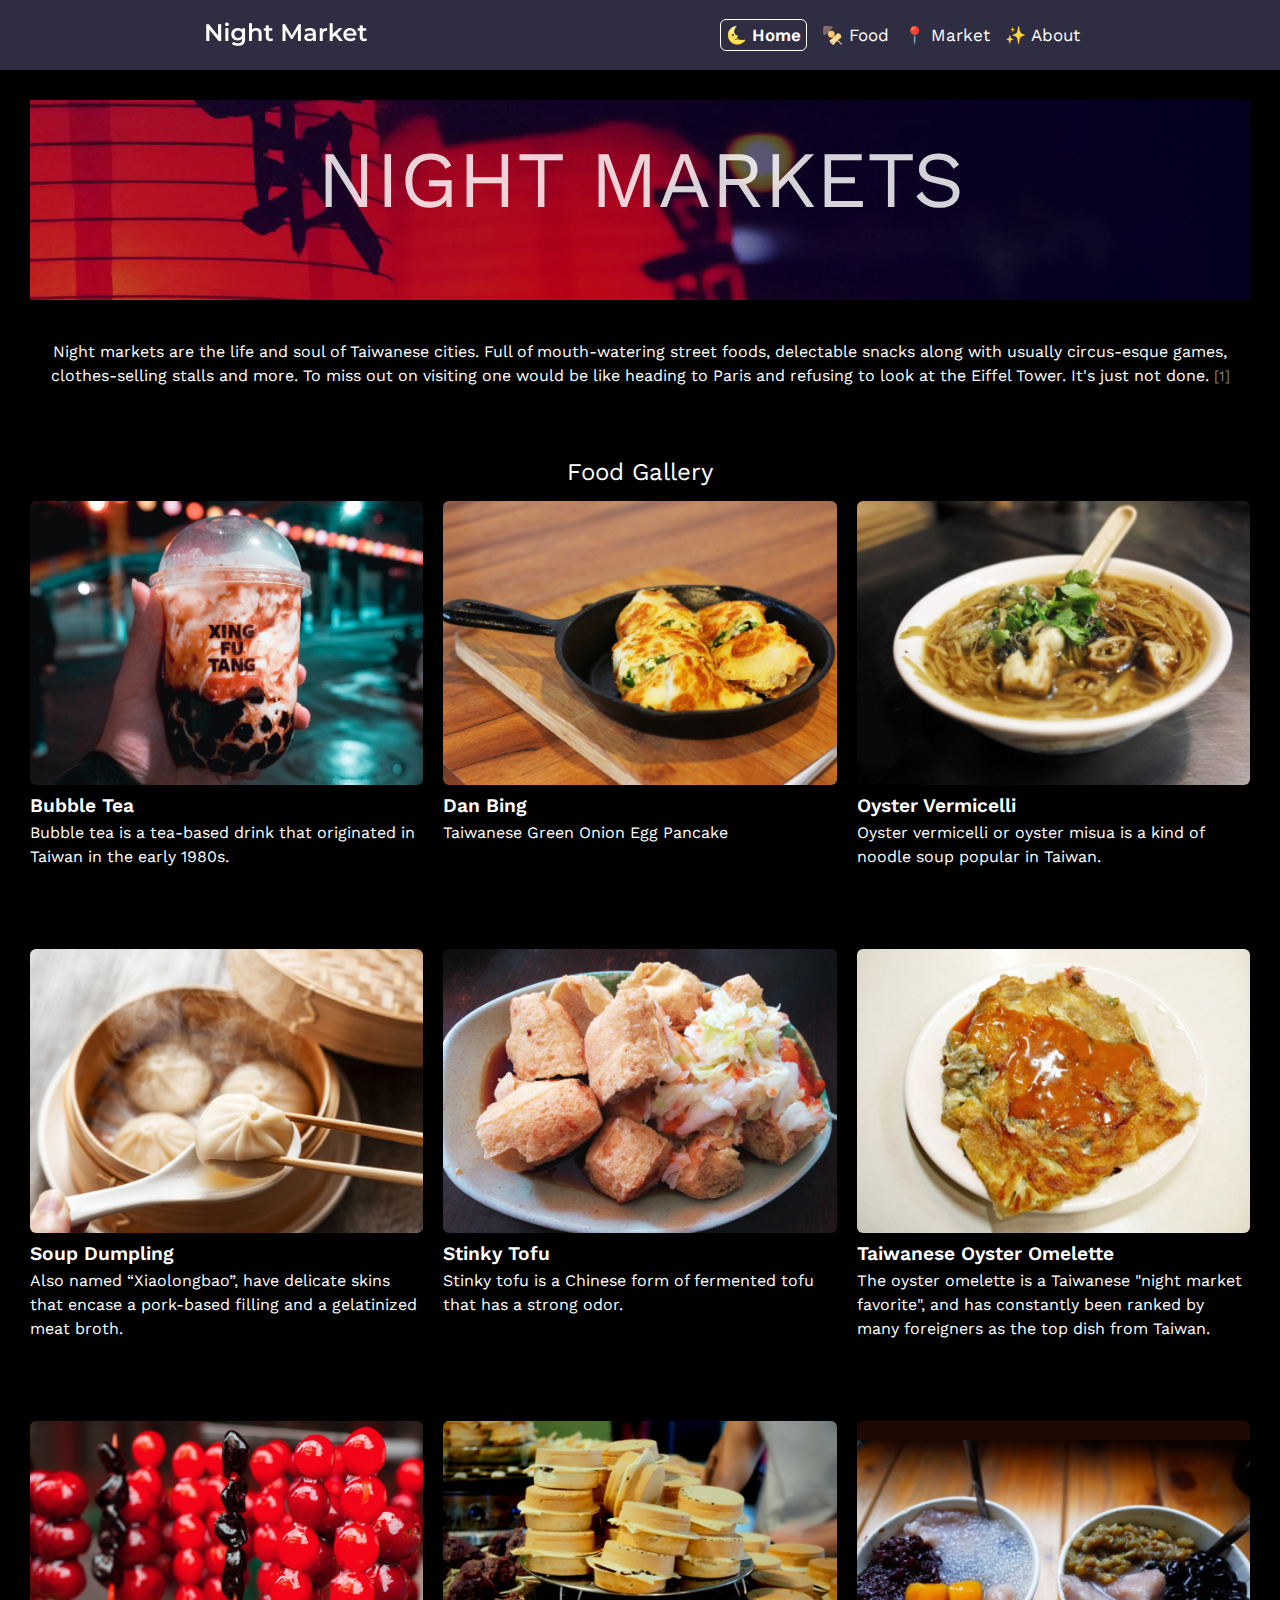
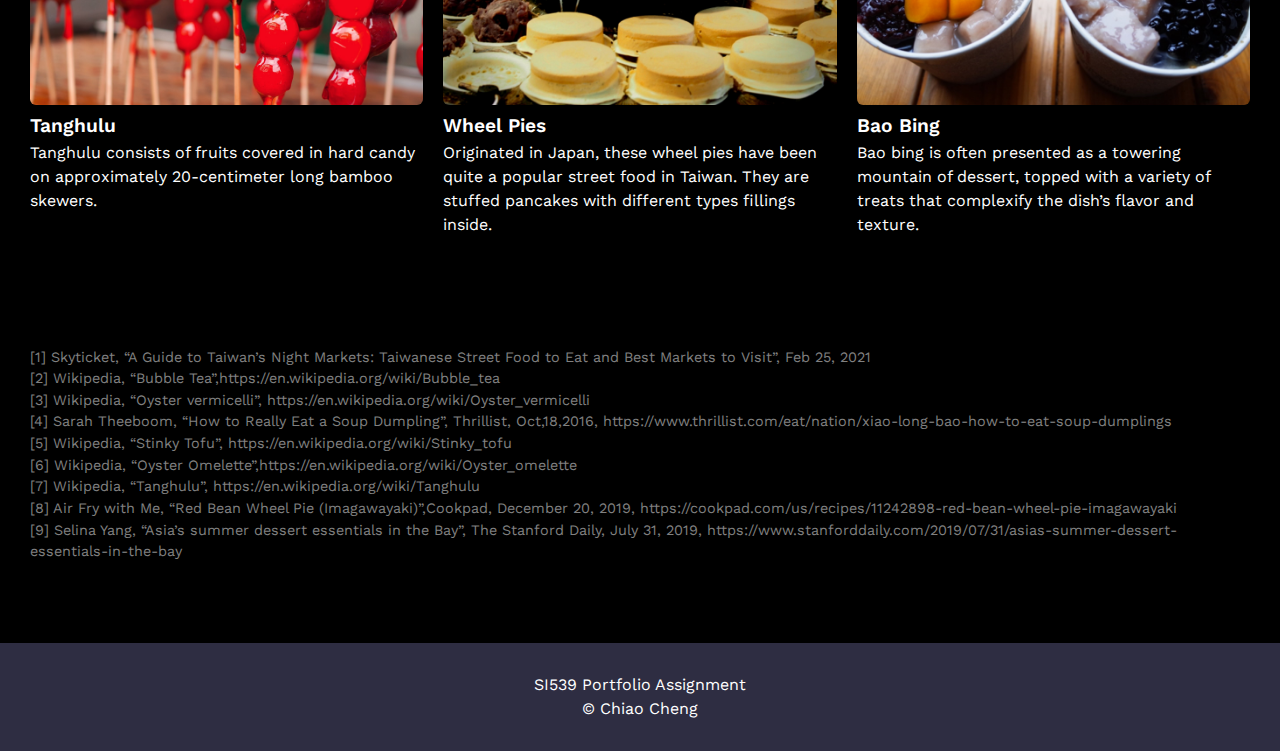
<file: index.html>
<!DOCTYPE html>
<html lang="en">
<head>
    <meta charset="UTF-8">
    <meta http-equiv="X-UA-Compatible" content="IE=edge">
   
    <!-- viewport --> 
    <meta name="viewport" content="width=device-width, initial-scale=1.0">

    <!-- CSS --> 
    <link rel="stylesheet" href="./css/html5reset.css">
    <link rel="stylesheet" href="./css/style.css">
    <link rel="stylesheet" href="./css/index.css">

    <!-- Favicon -->
    <link rel="shortcut icon" type="image/png" href="images/favicon.ico"/>

    <!-- Google font -->
    <link rel="preconnect" href="https://fonts.googleapis.com">
    <link rel="preconnect" href="https://fonts.gstatic.com" crossorigin>
    <link href="https://fonts.googleapis.com/css2?family=Alegreya+Sans+SC&family=Work+Sans:wght@300;400;700;800&display=swap" rel="stylesheet">
    
    <!-- Title -->
    <title>Home</title>
</head>

<body>
    <a class = "skip" href="#skip">Skip to Main Content</a>
    <!------------------------------------------------------------------>   
    <header>
        <!-- Logo -->
        <a href="index.html"><img src="images/logo.png" alt="Night Market logo" class="logo"></a>

        <!-- Nav -->
        <nav>
          <ul class="nav_links">
            <li class="nav_item" id="index"><a href="index.html">🌜 Home</a></li>
            <li class="nav_item" id="food"><a href="food.html">🍢 Food</a></li>
            <li class="nav_item" id="market"><a href="market.html">📍 Market</a></li>
            <li class="nav_item" id="about"><a href="about.html">✨ About</a></li>
          </ul>
        </nav>

    </header>
    <!------------------------------------------------------------------>    
    <main class="about" id="skip">

        <div class="parallax">
            <h1 class="intro-title">NIGHT MARKETS</h1>
        </div>

        <p class="intro-desription">Night markets are the life and soul of Taiwanese cities. Full of mouth-watering street foods, delectable snacks along with usually circus-esque games, clothes-selling stalls and more. To miss out on visiting one would be like heading to Paris and refusing to look at the Eiffel Tower. It's just not done. 
            <a href="#cite-sectioin"><span class="cite">[1]</span></a>
        </p>


        <h2 id = "pricing">Food Gallery</h2>
        <!-- Food Card -->
        <div class="card-grid">

            <!------------ 1 Card ------------>
            <div class="card card-1">
                <img class="food-card" src="images/food/bubble_tea.jpg" alt="Bubble Tea">
                <div class="card-description">
                    <h3>Bubble Tea</h3>
                    <p>Bubble tea is a tea-based drink that originated in Taiwan in the early 1980s.</p>
                </div>
            </div>
            <!------------ 2 Card ------------>
            <div class="card card-2">
                <img class="food-card" src="images/food/dan_bing.jpg" alt="Dan Bing">
                <div class="card-description">
                    <h3>Dan Bing</h3>
                    <p>Taiwanese Green Onion Egg Pancake</p>
                </div>
            </div>
            <!------------ 3 Card ------------>
            <div class="card cacrd-3">
                <img class="food-card" src="images/food/oyster_vermicelli.jpg" alt="Oyster vermicelli ">
                <div class="card-description">
                    <h3>Oyster Vermicelli</h3>
                    <p>Oyster vermicelli or oyster misua is a kind of noodle soup popular in Taiwan.</p>
                </div>
            </div> 
            <!------------ 4 Card ------------>
            <div class="card card-4">
                <img class="food-card" src="images/food/soup_dumpling.jpg" alt="Soup Dumpling">
                <div class="card-description">
                    <h3>Soup Dumpling</h3>
                    <p>Also named “Xiaolongbao”, have delicate skins that encase a pork-based filling and a gelatinized meat broth.</p>
                </div>
            </div> 
            <!------------ 5 Card ------------>
            <div class="card card-5">
                <img class="food-card" src="images/food/stinky_fofu.jpg" alt="Stinky Tofu">
                <div class="card-description">
                    <h3>Stinky Tofu</h3>
                    <p>Stinky tofu is a Chinese form of fermented tofu that has a strong odor.</p>
                </div>
            </div> 
            <!------------ 6 Card ------------>
            <div class="card cacrd-6">
                <img class="food-card" src="images/food/taiwanese_oyster_omelette.jpg" alt="Taiwanese Oyster Omelette">
                <div class="card-description">
                    <h3>Taiwanese Oyster Omelette</h3>
                    <p>The oyster omelette is a Taiwanese "night market favorite", and has constantly been ranked by many foreigners as the top dish from Taiwan. </p>
                </div>
            </div> 
            <!------------ 7 Card ------------>
            <div class="card card-7">
                <img class="food-card" src="images/food/tanghulu.jpg" alt="Tanghulu">
                <div class="card-description">
                    <h3>Tanghulu</h3>
                    <p>Tanghulu consists of fruits covered in hard candy on approximately 20-centimeter long bamboo skewers.</p>
                </div>
            </div> 
            <!------------ 8 Card ------------>
            <div class="card card-8">
                <img class="food-card" src="images/food/wheel_pies.jpg" alt="Wheel Pies">
                <div class="card-description">
                    <h3>Wheel Pies</h3>
                    <p>Originated in Japan, these wheel pies have been quite a popular street food in Taiwan. They are stuffed pancakes with different types fillings inside.</p>
                </div>
            </div> 
            <!------------ 9 Card ------------>
            <div class="card card-9">
                <img class="food-card" src="images/food/ice.jpg" alt="Bao Bing">
                <div class="card-description">
                    <h3>Bao Bing</h3>
                    <p>Bao bing is often presented as a towering mountain of dessert, topped with a variety of treats that complexify the dish’s flavor and texture. </p>
                </div>
            </div>                                                   
        </div>

<!-------cite-----------------------------------------------------------> 
        <div class="cite-sectioin" id="cite-sectioin">
            <p class="cite">[1] Skyticket, “A Guide to Taiwan’s Night Markets: Taiwanese Street Food to Eat and Best Markets to Visit”, Feb 25, 2021</p>
            <p class="cite">[2] Wikipedia, “Bubble Tea”,https://en.wikipedia.org/wiki/Bubble_tea</p>
            <p class="cite">[3] Wikipedia, “Oyster vermicelli”, https://en.wikipedia.org/wiki/Oyster_vermicelli</p>
            <p class="cite">[4] Sarah Theeboom, “How to Really Eat a Soup Dumpling”, Thrillist, Oct,18,2016, https://www.thrillist.com/eat/nation/xiao-long-bao-how-to-eat-soup-dumplings</p>
            <p class="cite">[5] Wikipedia, “Stinky Tofu”, https://en.wikipedia.org/wiki/Stinky_tofu</p>
            <p class="cite">[6] Wikipedia, “Oyster Omelette”,https://en.wikipedia.org/wiki/Oyster_omelette</p>
            <p class="cite">[7] Wikipedia, “Tanghulu”, https://en.wikipedia.org/wiki/Tanghulu</p>
            <p class="cite">[8] Air Fry with Me, “Red Bean Wheel Pie (Imagawayaki)”,Cookpad, December 20, 2019, https://cookpad.com/us/recipes/11242898-red-bean-wheel-pie-imagawayaki</p>
            <p class="cite">[9] Selina Yang, “Asia’s summer dessert essentials in the Bay”, The Stanford Daily, July 31, 2019, https://www.stanforddaily.com/2019/07/31/asias-summer-dessert-essentials-in-the-bay</p>

        </div>
<!--------cite----------------------------------------------------------> 
    </main>


<!-------footer-----------------------------------------------------------> 
    <footer>
        <p>SI539 Portfolio Assignment<br/>
          &copy; Chiao Cheng</p>
    </footer>
<!--------footer----------------------------------------------------------> 

</body>
</html>
</file>
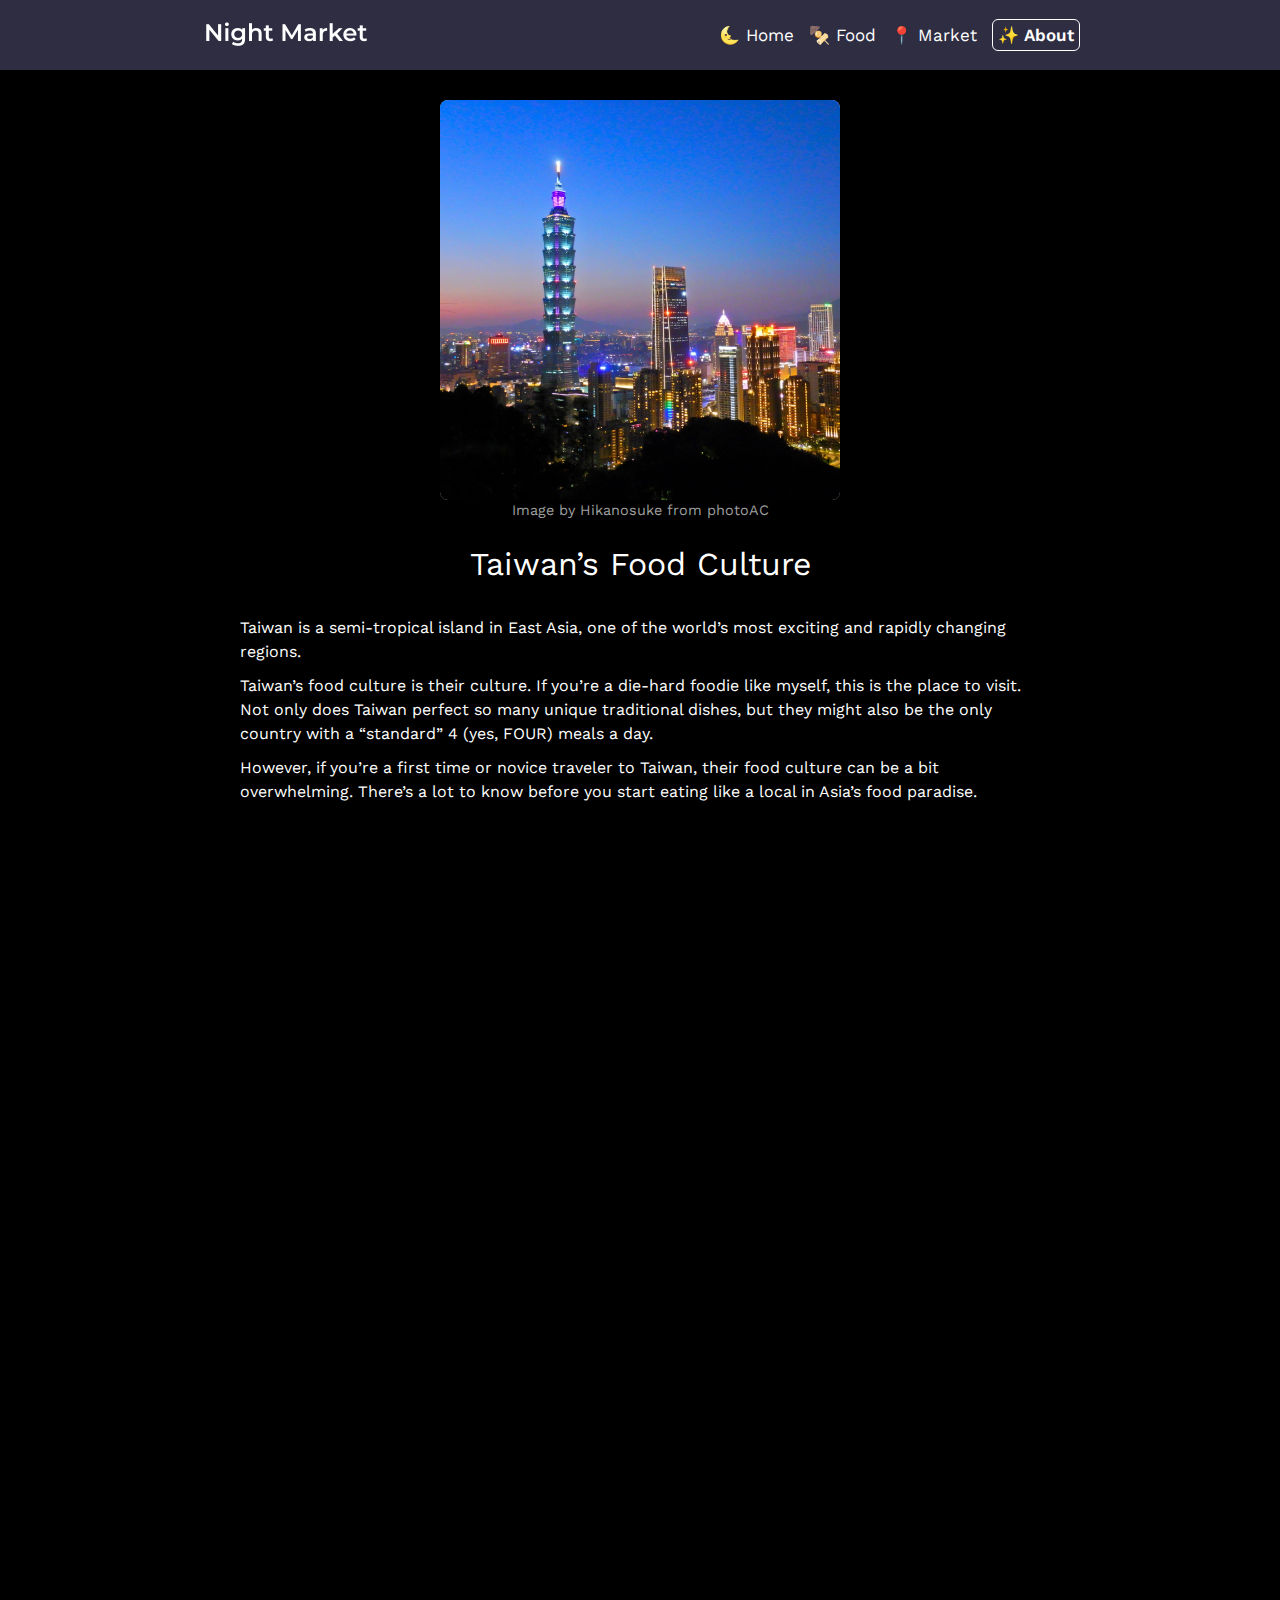
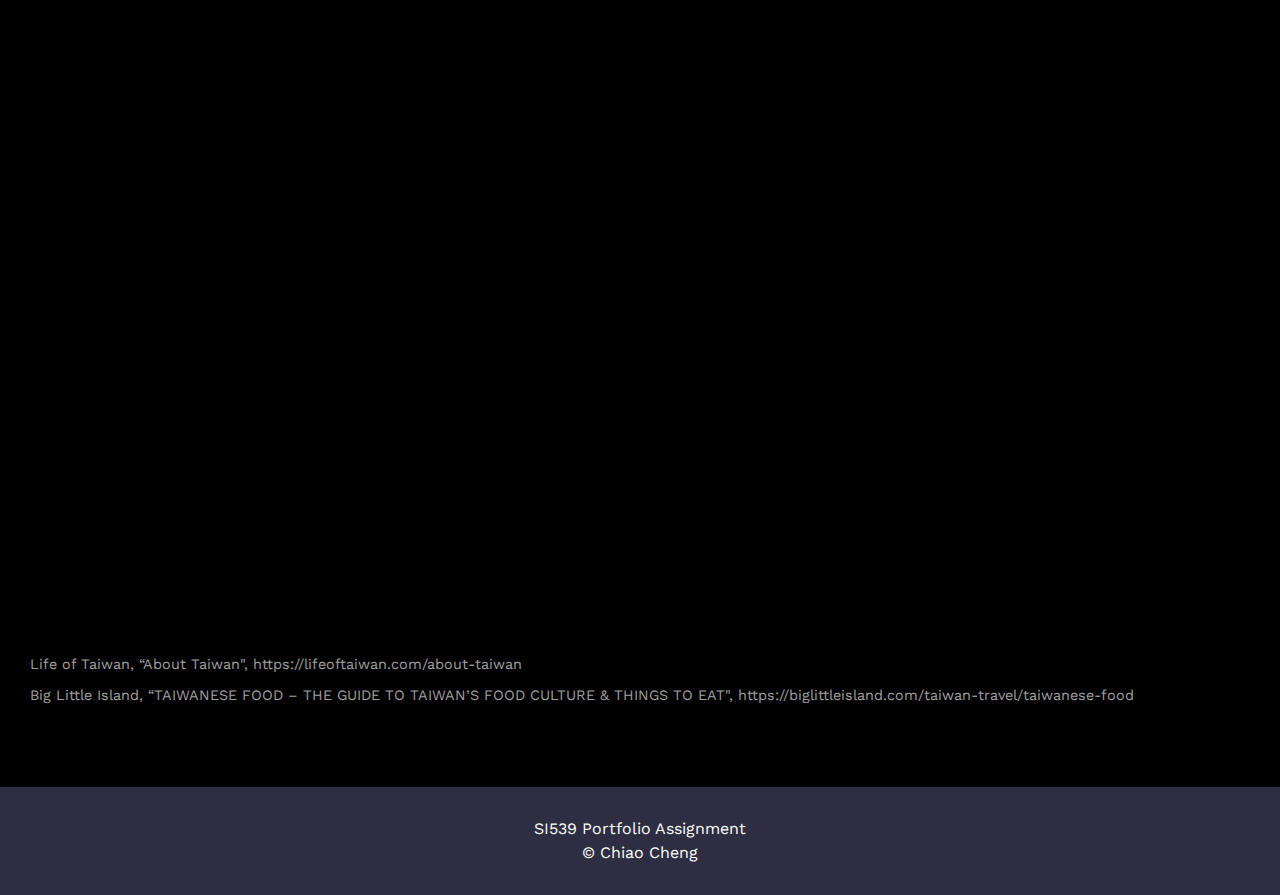
<file: about.html>
<!DOCTYPE html>
<html lang="en">
<head>
    <meta charset="UTF-8">
    <meta http-equiv="X-UA-Compatible" content="IE=edge">
   
    <!-- viewport --> 
    <meta name="viewport" content="width=device-width, initial-scale=1.0">

    <!-- CSS --> 
    <link rel="stylesheet" href="./css/html5reset.css">
    <link rel="stylesheet" href="./css/style.css">
    <link rel="stylesheet" href="./css/about.css">

    <!-- Favicon -->
    <link rel="shortcut icon" type="image/png" href="images/favicon.ico"/>

    <!-- Google font -->
    <link rel="preconnect" href="https://fonts.googleapis.com">
    <link rel="preconnect" href="https://fonts.gstatic.com" crossorigin>
    <link href="https://fonts.googleapis.com/css2?family=Alegreya+Sans+SC&family=Work+Sans:wght@300;400;700;800&display=swap" rel="stylesheet">
    
    <!-- Title -->
    <title>About</title>
</head>
<body>
    <a class = "skip" href="#skip">Skip to Main Content</a>
        <!------------------------------------------------------------------>   
        <header>
            <!-- Logo -->
            <a href="index.html"><img src="images/logo.png" alt="Night Market logo" class="logo"></a>
    
            <!-- Nav -->
            <nav>
              <ul class="nav_links">
                <li class="nav_item" id="index"><a href="index.html">🌜 Home</a></li>
                <li class="nav_item" id="food"><a href="food.html">🍢 Food</a></li>
                <li class="nav_item" id="market"><a href="market.html">📍 Market</a></li>
                <li class="nav_item" id="about"><a href="about.html">✨ About</a></li>
              </ul>
            </nav>
    
        </header>
        <!------------------------------------------------------------------>  
        <main class="about" id="skip">


            <div class="flip-card">
                <div class="flip-card-inner">
                  <div class="flip-card-front">
                    <img src="./images/taiwan.jpg" alt="Taipei's night view">
                  </div>
                  <div class="flip-card-back">
                    <h2>Taipei's night view &#128150</h2> 
                  </div>
                </div>
              </div>

            <p class="cite cite-upper">Image by  Hikanosuke  from photoAC</p>

            <div class="intro">
                <h1>Taiwan’s Food Culture</h1>
                <p>Taiwan is a semi-tropical island in East Asia, one of the world’s most exciting and rapidly changing regions.</p>
                <p>Taiwan’s food culture is their culture. If you’re a die-hard foodie like myself, this is the place to visit. Not only does Taiwan perfect so many unique traditional dishes, but they might also be the only country with a “standard” 4 (yes, FOUR) meals a day.</p>
                <p>However, if you’re a first time or novice traveler to Taiwan, their food culture can be a bit overwhelming. There’s a lot to know before you start eating like a local in Asia’s food paradise.</p>
            </div>
            <p align="center" class="map-container">
                <iframe aria-hidden="true" title="location of Taiwan"src="https://www.google.com/maps/embed?pb=!1m18!1m12!1m3!1d3747580.4723456646!2d117.83446236247444!3d23.469604857165564!2m3!1f0!2f0!3f0!3m2!1i1024!2i768!4f13.1!3m3!1m2!1s0x346ef3065c07572f%3A0xe711f004bf9c5469!2sTaiwan!5e0!3m2!1sen!2sus!4v1636082340155!5m2!1sen!2sus" width="600" height="450" style="border:0;" allowfullscreen="" loading="lazy">
                    </iframe>
            </p>



    <!-----cite-------------------------------------------------------> 
            <div class="cite-sectioin" id="cite-sectioin">
                <p class="cite">Life of Taiwan, “About Taiwan", https://lifeoftaiwan.com/about-taiwan</p>
                <p class="cite">Big Little Island, “TAIWANESE FOOD – THE GUIDE TO TAIWAN’S FOOD CULTURE & THINGS TO EAT", https://biglittleisland.com/taiwan-travel/taiwanese-food</p>
            </div>
    <!------------------------------------------------------------------>            
        </main>




        <!------------------------------------------------------------------> 
        <footer>
          <p>SI539 Portfolio Assignment<br/>
            &copy; Chiao Cheng</p>
        </footer>
        <!------------------------------------------------------------------> 
</body>
</html>
</file>
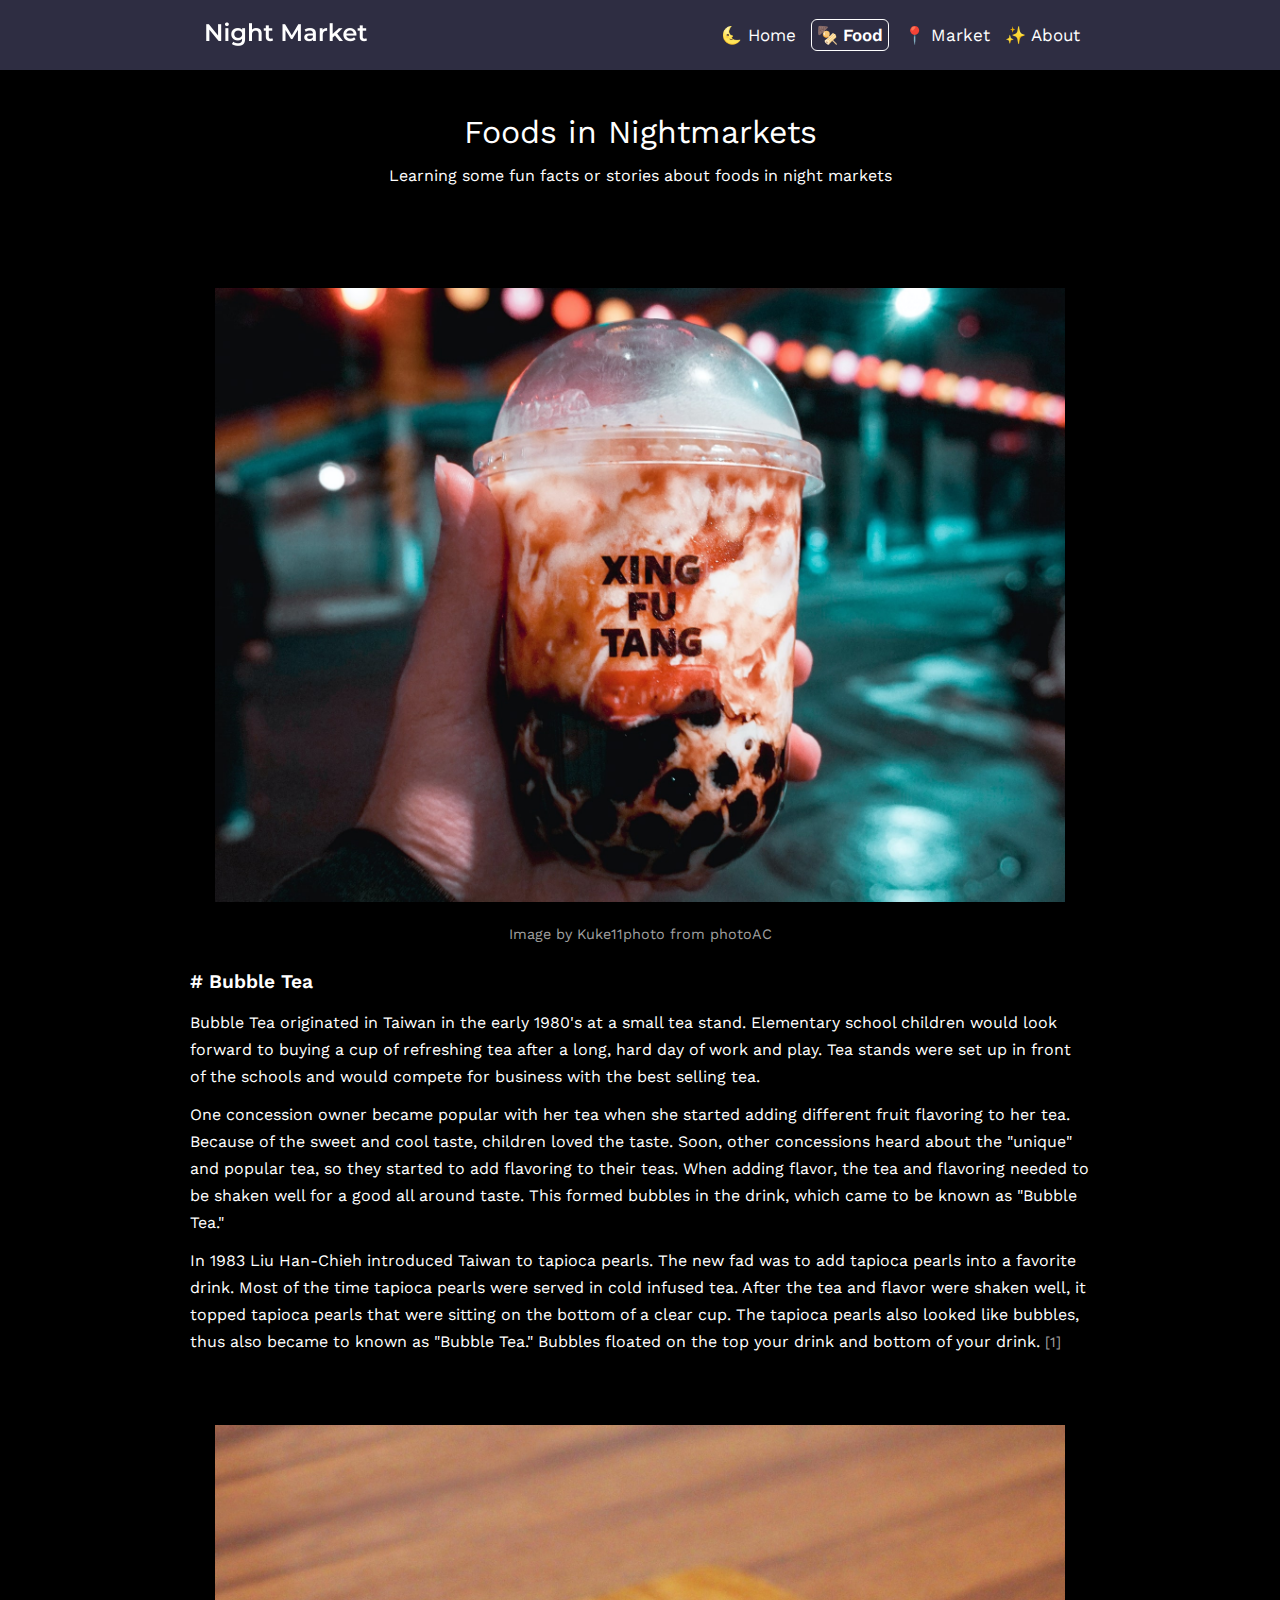
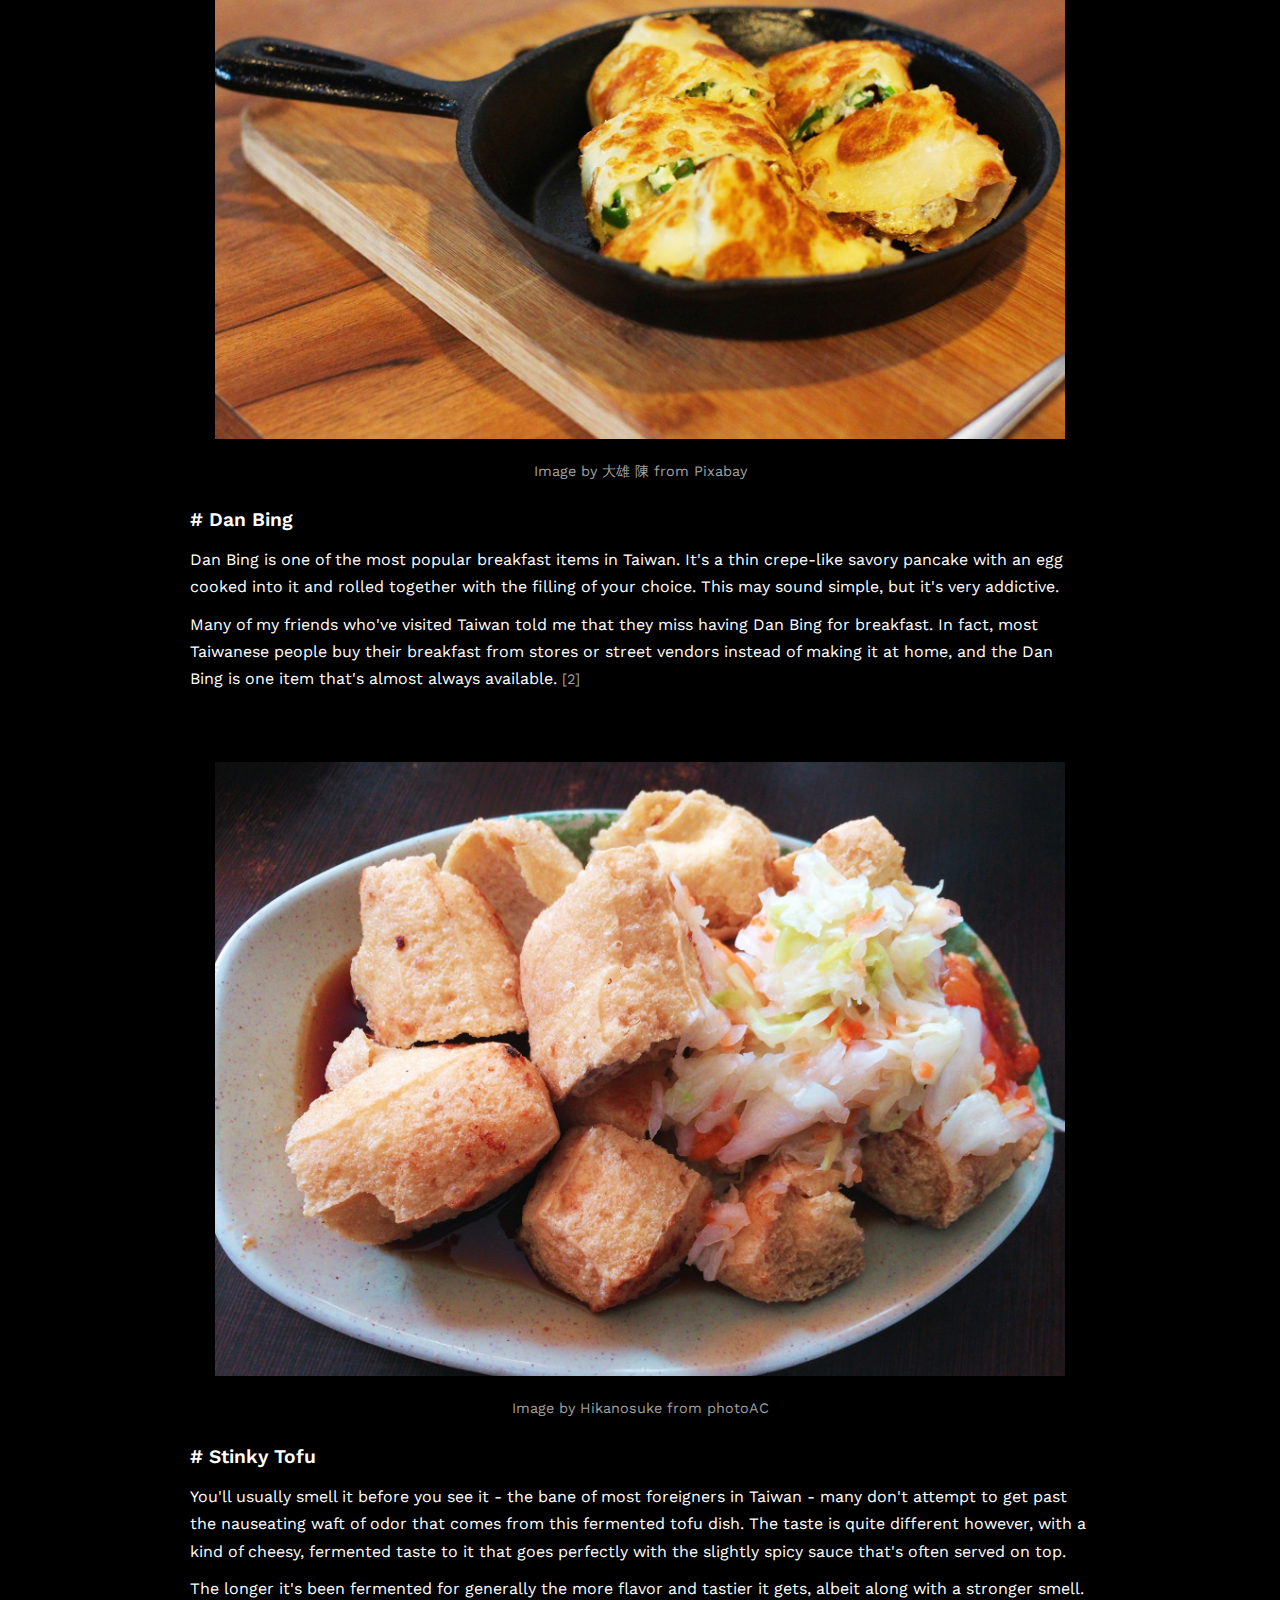
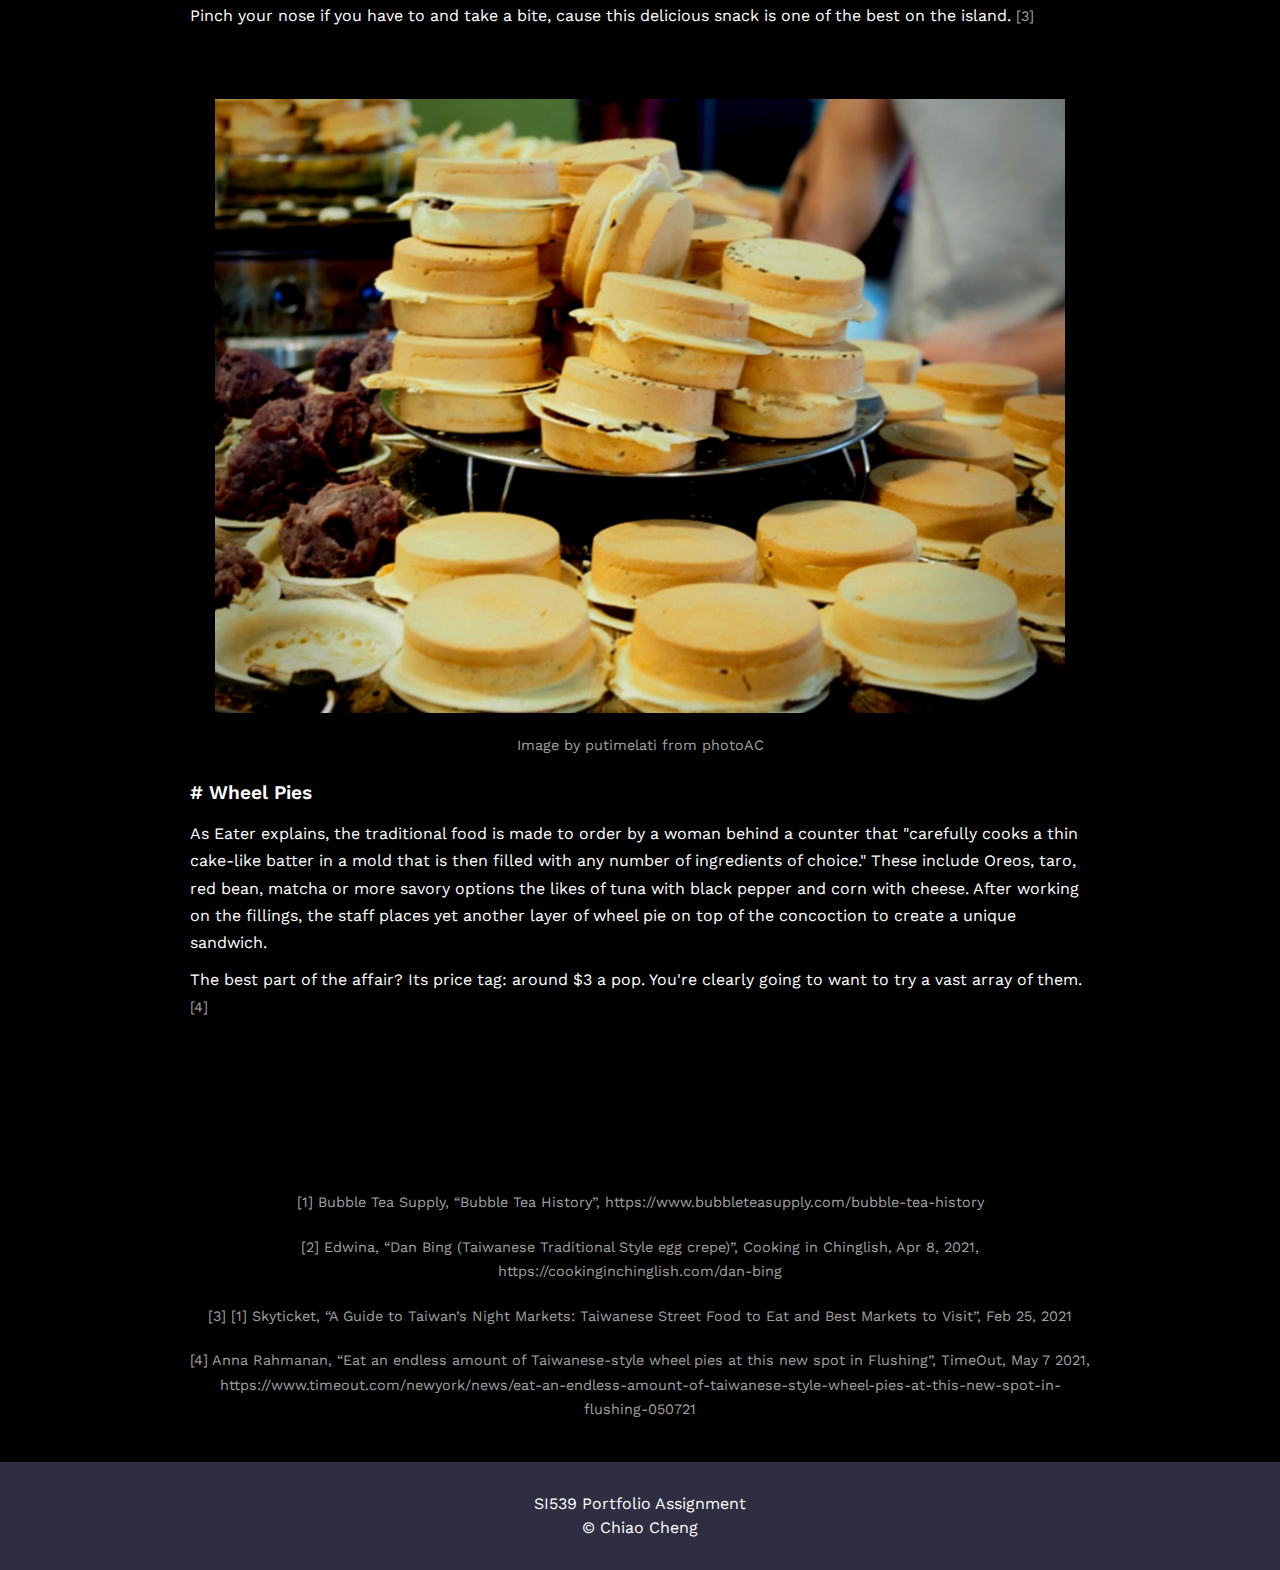
<file: food.html>
<!DOCTYPE html>
<html lang="en">
<head>
    <meta charset="UTF-8">
    <meta http-equiv="X-UA-Compatible" content="IE=edge">
   
    <!-- viewport --> 
    <meta name="viewport" content="width=device-width, initial-scale=1.0">

    <!-- CSS --> 
    <link rel="stylesheet" href="./css/html5reset.css">
    <link rel="stylesheet" href="./css/style.css">
    <link rel="stylesheet" href="./css/food.css">

    <!-- Favicon -->
    <link rel="shortcut icon" type="image/png" href="images/favicon.ico"/>

    <!-- Google font -->
    <link rel="preconnect" href="https://fonts.googleapis.com">
    <link rel="preconnect" href="https://fonts.gstatic.com" crossorigin>
    <link href="https://fonts.googleapis.com/css2?family=Alegreya+Sans+SC&family=Work+Sans:wght@300;400;700;800&display=swap" rel="stylesheet">
    
    <!-- Title -->
    <title>Food</title>
</head>
<body>
    <a class = "skip" href="#skip">Skip to Main Content</a>
        <!------------------------------------------------------------------>   
        <header>
            <!-- Logo -->
            <a href="index.html"><img src="images/logo.png" alt="Night Market logo" class="logo"></a>
    
            <!-- Nav -->
            <nav>
              <ul class="nav_links">
                <li class="nav_item" id="index"><a href="index.html">🌜 Home</a></li>
                <li class="nav_item" id="food"><a href="food.html">🍢 Food</a></li>
                <li class="nav_item" id="market"><a href="market.html">📍 Market</a></li>
                <li class="nav_item" id="about"><a href="about.html">✨ About</a></li>
              </ul>
            </nav>
    
        </header>
        <!------------------------------------------------------------------>  
        <main class="about" id="skip">

            <h1 class="intro-title">Foods in Nightmarkets</h1>
            <p class="intro-desription">Learning some fun facts or stories about foods in night markets</p>


            <!------------ 1 Card ------------>
            <div class="card">
                    <img src="./images/food/bubble_tea.jpg" alt="A hand holding a cup of bubble tea">
                <p class="cite">Image by Kuke11photo from photoAC</p>
                <div class="food-description">
                    <h2># Bubble Tea</h2>
                    <p>Bubble Tea originated in Taiwan in the early 1980's at a small tea stand. Elementary school children would look forward to buying a cup of refreshing tea after a long, hard day of work and play. Tea stands were set up in front of the schools and would compete for business with the best selling tea.</p>
                    <p>One concession owner became popular with her tea when she started adding different fruit flavoring to her tea. Because of the sweet and cool taste, children loved the taste. Soon, other concessions heard about the "unique" and popular tea, so they started to add flavoring to their teas. When adding flavor, the tea and flavoring needed to be shaken well for a good all around taste. This formed bubbles in the drink, which came to be known as "Bubble Tea."</p>
                    <p>In 1983 Liu Han-Chieh introduced Taiwan to tapioca pearls. The new fad was to add tapioca pearls into a favorite drink. Most of the time tapioca pearls were served in cold infused tea. After the tea and flavor were shaken well, it topped tapioca pearls that were sitting on the bottom of a clear cup. The tapioca pearls also looked like bubbles, thus also became to known as "Bubble Tea." Bubbles floated on the top your drink and bottom of your drink.
                        <a href="#cite-sectioin"><span class="cite">[1]</span></a></p>
                </div> 
            </div>
            <!------------ 2 Card ------------>
            <div class="card">
                <img src="./images/food/dan_bing.jpg" alt="Dan bing in a pan">
                <p class="cite">Image by 大雄 陳 from Pixabay </p>
                <div class="food-description">
                    <h2># Dan Bing</h2>
                    <p>Dan Bing is one of the most popular breakfast items in Taiwan.  It's a thin crepe-like savory pancake with an egg cooked into it and rolled together with the filling of your choice.  This may sound simple, but it's very addictive.</p>
                    <p>Many of my friends who've visited Taiwan told me that they miss having Dan Bing for breakfast.  In fact, most Taiwanese people buy their breakfast from stores or street vendors instead of making it at home, and the Dan Bing is one item that's almost always available.
                        <a href="#cite-sectioin"><span class="cite">[2]</span></a></p>
                </div>  
            </div>   
            <!------------ 3 Card ------------>
            <div class="card">
                <img src="./images/food/stinky_fofu.jpg" alt="A box of stinky fofu">
                <p class="cite">Image by Hikanosuke from photoAC</p>
                <div class="food-description">
                    <h2># Stinky Tofu</h2>
                    <p>You'll usually smell it before you see it - the bane of most foreigners in Taiwan - many don't attempt to get past the nauseating waft of odor that comes from this fermented tofu dish. The taste is quite different however, with a kind of cheesy, fermented taste to it that goes perfectly with the slightly spicy sauce that's often served on top.</p>
                    <p>The longer it's been fermented for generally the more flavor and tastier it gets, albeit along with a stronger smell. Pinch your nose if you have to and take a bite, cause this delicious snack is one of the best on the island.
                        <a href="#cite-sectioin"><span class="cite">[3]</span></a></p>
                </div>  
            </div>   
            <!------------ 4 Card ------------>
            <div class="card">
                <img src="./images/food/wheel_pies.jpg" alt="A pile of wheel pies on the dove">
                <p class="cite">Image by putimelati from photoAC</p>
                <div class="food-description">
                    <h2># Wheel Pies</h2>
                    <p>As Eater explains, the traditional food is made to order by a woman behind a counter that "carefully cooks a thin cake-like batter in a mold that is then filled with any number of ingredients of choice." These include Oreos, taro, red bean, matcha or more savory options the likes of tuna with black pepper and corn with cheese. After working on the fillings, the staff places yet another layer of wheel pie on top of the concoction to create a unique sandwich.</p>
                    <p>The best part of the affair? Its price tag: around $3 a pop. You're clearly going to want to try a vast array of them.
                        <a href="#cite-sectioin"><span class="cite">[4]</span></a></p>
                </div>  
            </div>                        



        <!-----cite-------------------------------------------------------> 
            <div class="cite-sectioin" id="cite-sectioin">
                <p class="cite">[1] Bubble Tea Supply, “Bubble Tea History”, https://www.bubbleteasupply.com/bubble-tea-history</p>
                <p class="cite">[2] Edwina, “Dan Bing (Taiwanese Traditional Style egg crepe)”, Cooking in Chinglish, Apr 8, 2021, https://cookinginchinglish.com/dan-bing</p>
                <p class="cite">[3] [1] Skyticket, “A Guide to Taiwan’s Night Markets: Taiwanese Street Food to Eat and Best Markets to Visit”, Feb 25, 2021</p>
                <p class="cite">[4] Anna Rahmanan, “Eat an endless amount of Taiwanese-style wheel pies at this new spot in Flushing”, TimeOut, May 7 2021, https://www.timeout.com/newyork/news/eat-an-endless-amount-of-taiwanese-style-wheel-pies-at-this-new-spot-in-flushing-050721</p>
            </div>
        <!------------------------------------------------------------------> 
        </main>              
    
  




        <!-------footer-----------------------------------------------------------> 
        <footer>
          <p>SI539 Portfolio Assignment<br/>
            &copy; Chiao Cheng</p>
        </footer>
        <!------------------------------------------------------------------> 
</body>
</html>
</file>
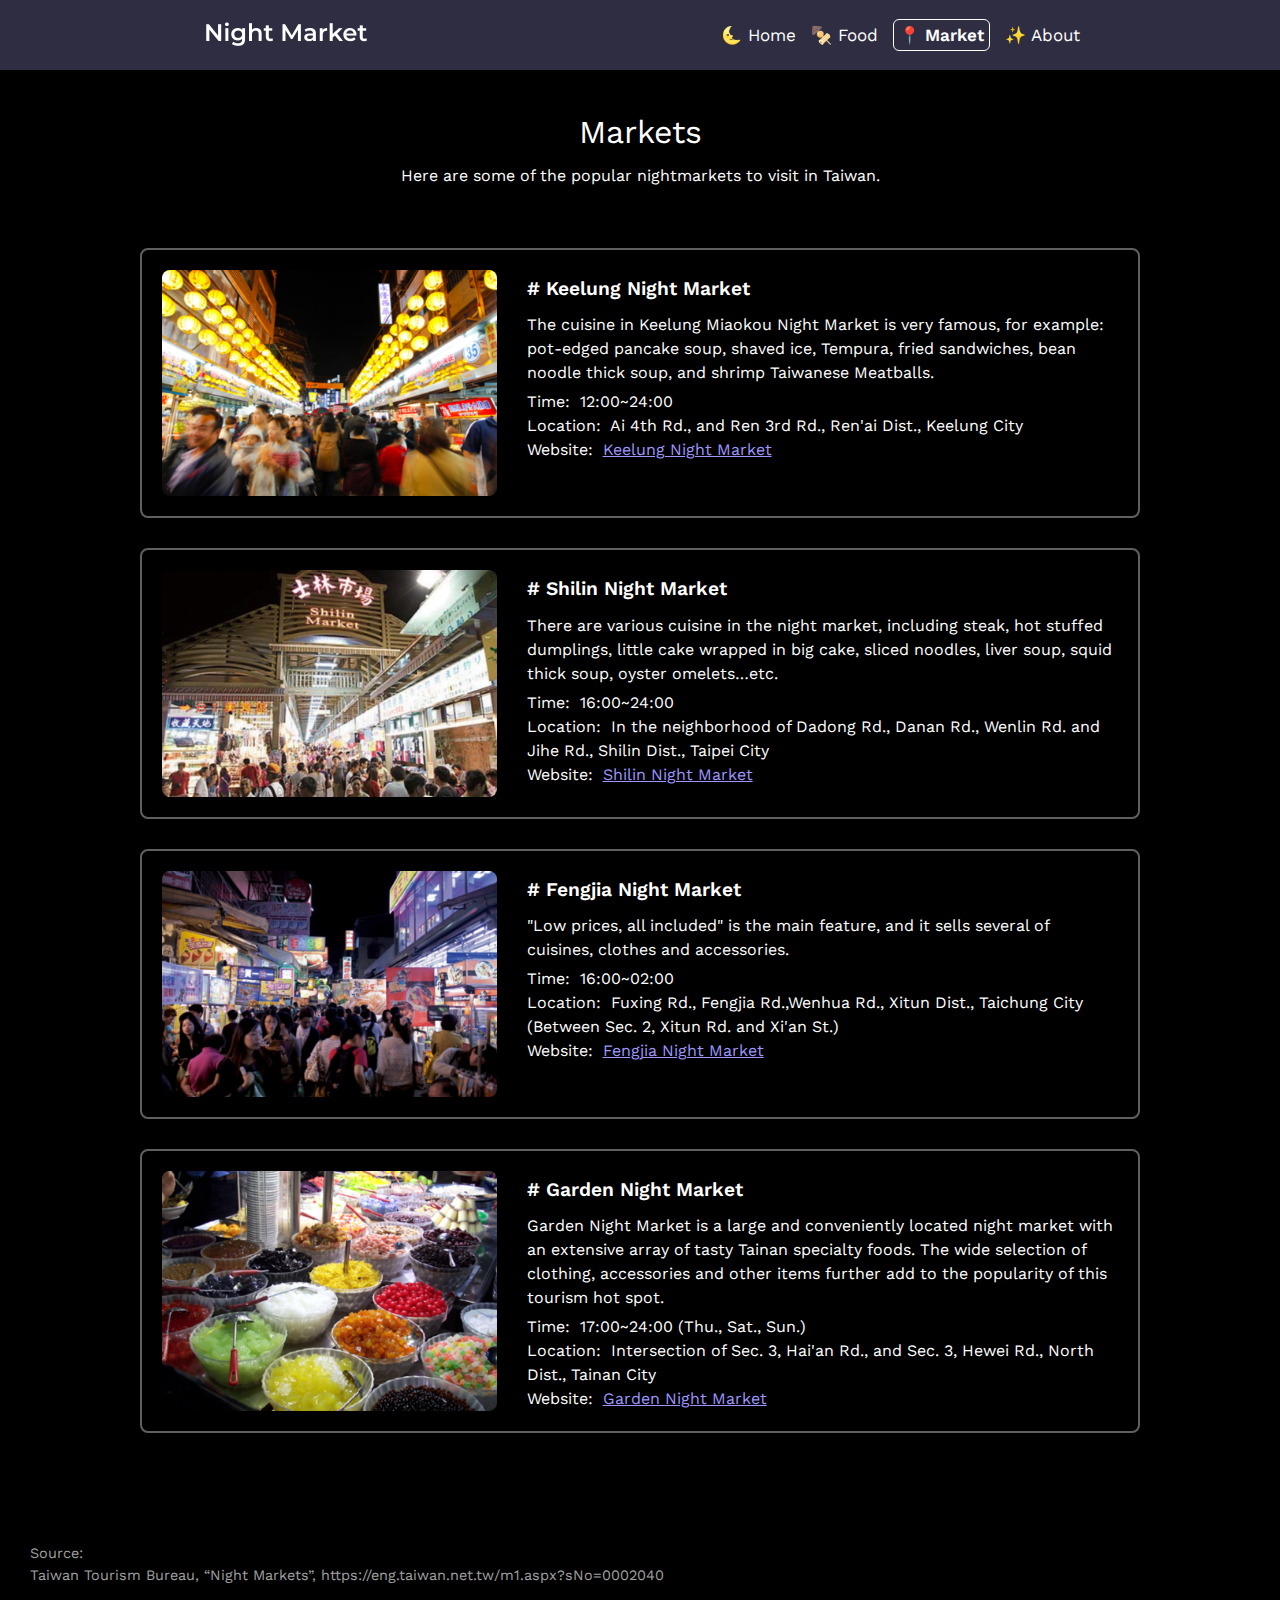
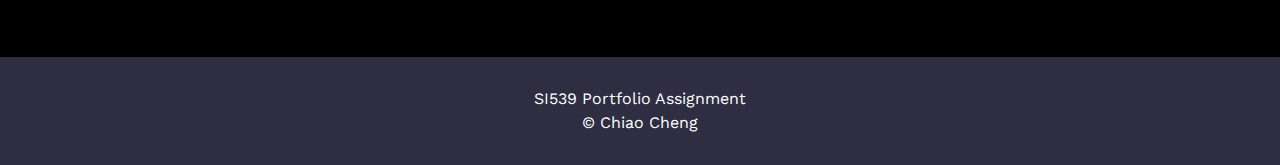
<file: market.html>
<!DOCTYPE html>
<html lang="en">
<head>
    <meta charset="UTF-8">
    <meta http-equiv="X-UA-Compatible" content="IE=edge">
   
    <!-- viewport --> 
    <meta name="viewport" content="width=device-width, initial-scale=1.0">

    <!-- CSS --> 
    <link rel="stylesheet" href="./css/html5reset.css">
    <link rel="stylesheet" href="./css/style.css">
    <link rel="stylesheet" href="./css/market.css">

    <!-- Favicon -->
    <link rel="shortcut icon" type="image/png" href="images/favicon.ico"/>

    <!-- Google font -->
    <link rel="preconnect" href="https://fonts.googleapis.com">
    <link rel="preconnect" href="https://fonts.gstatic.com" crossorigin>
    <link href="https://fonts.googleapis.com/css2?family=Alegreya+Sans+SC&family=Work+Sans:wght@300;400;700;800&display=swap" rel="stylesheet">
    
    <!-- Title -->
    <title>Night Markets</title>
</head>
<body>
    <a class = "skip" href="#skip">Skip to Main Content</a>
        <!------------------------------------------------------------------>   
        <header>
            <!-- Logo -->
            <a href="index.html"><img src="images/logo.png" alt="Night Market logo" class="logo"></a>
    
            <!-- Nav -->
            <nav>
              <ul class="nav_links">
                <li class="nav_item" id="index"><a href="index.html">🌜 Home</a></li>
                <li class="nav_item" id="food"><a href="food.html">🍢 Food</a></li>
                <li class="nav_item" id="market"><a href="market.html">📍 Market</a></li>
                <li class="nav_item" id="about"><a href="about.html">✨ About</a></li>
              </ul>
            </nav>
    
        </header>
        <!------------------------------------------------------------------>  
        <main class="about" id="skip">
            <h1 class="intro-title">Markets</h1>
            <p class="intro-desription">Here are some of the popular nightmarkets to visit in Taiwan.</p>
    
  
            <div class="card-grid">
    
                <!------------ 1 Card ------------>
                <div class="card">
                    <img src="./images/market/n_keelung_night_market.jpg" alt="keelung_night_market">
                    <div class="market-description">
                        <h2># Keelung Night Market</h2>
                        <p>The cuisine in Keelung Miaokou Night Market is very famous, for example: pot-edged pancake soup, shaved ice, Tempura, fried sandwiches, bean noodle thick soup, and shrimp Taiwanese Meatballs.</p>
                        <p class="market-details">Time:&nbsp 12:00~24:00
                            <br>Location:&nbsp Ai 4th Rd., and Ren 3rd Rd., Ren'ai Dist., Keelung City
                        </p>
                        <p> Website:&nbsp
                            <a href="https://tour.klcg.gov.tw/en/dining/miaokou">Keelung Night Market</a>
                        </p>
                    </div>
                </div>
                <!------------ 2 Card ------------>
                <div class="card">
                    <img src="./images/market/n_shilin_night_market.jpg" alt="keelung_night_market">
                    <div class="market-description">
                        <h2># Shilin Night Market</h2>
                        <p>There are various cuisine in the night market, including steak, hot stuffed dumplings, little cake wrapped in big cake, sliced noodles, liver soup, squid thick soup, oyster omelets…etc.</p>
                        <p class="market-details">Time:&nbsp 16:00~24:00
                            <br>Location:&nbsp In the neighborhood of Dadong Rd., Danan Rd., Wenlin Rd. and Jihe Rd., Shilin Dist., Taipei City
                        </p>
                        <p> Website:&nbsp
                            <a href="https://www.travel.taipei/en/attraction/details/1692">Shilin Night Market</a>
                        </p>
                    </div>
                </div>    
                <!------------ 3 Card ------------>
                <div class="card">
                    <img src="./images/market/c_fengjia_night_market.jpg" alt="keelung_night_market">
                    <div class="market-description">
                        <h2># Fengjia Night Market</h2>
                        <p>"Low prices, all included" is the main feature, and it sells several of cuisines, clothes and accessories.</p>
                        <p class="market-details">Time:&nbsp 16:00~02:00
                            <br>Location:&nbsp Fuxing Rd., Fengjia Rd.,Wenhua Rd., Xitun Dist., Taichung City (Between Sec. 2, Xitun Rd. and Xi'an St.)
                        </p>
                        <p> Website:&nbsp
                            <a href="https://travel.taichung.gov.tw/en-us/Attractions/Intro/850/Feng-Chia-Night-Market">Fengjia Night Market</a>
                        </p>
                    </div>
                </div> 
                <!------------ 4 Card ------------>
                <div class="card">
                    <img src="./images/market/s_garden_night_market.jpg" alt="keelung_night_market">
                    <div class="market-description">
                        <h2># Garden Night Market</h2>
                        <p>Garden Night Market is a large and conveniently located night market with an extensive array of tasty Tainan specialty foods. The wide selection of clothing, accessories and other items further add to the popularity of this tourism hot spot.</p>
                        <p class="market-details">Time:&nbsp 17:00~24:00 (Thu., Sat., Sun.)
                            <br>Location:&nbsp  Intersection of Sec. 3, Hai'an Rd., and Sec. 3, Hewei Rd., North Dist., Tainan City
                        </p>
                        <p> Website:&nbsp
                            <a href="https://www.twtainan.net/en/attractions/detail/5573">Garden Night Market</a>
                        </p>
                    </div>
                </div>                                                      
    
            <div>                
            </div>

        <!-----cite-------------------------------------------------------> 
        <div class="cite-sectioin" id="cite-sectioin">
            <p class="cite">Source:&nbsp<br>
                Taiwan Tourism Bureau, “Night Markets”, https://eng.taiwan.net.tw/m1.aspx?sNo=0002040</p>
        </div>
    <!------------------------------------------------------------------> 
        </main>





        <!------------------------------------------------------------------> 
        <footer>
          <p>SI539 Portfolio Assignment<br/>
            &copy; Chiao Cheng</p>
        </footer>
        <!------------------------------------------------------------------> 
</body>
</html>
</file>
<file: css/style.css>
*{
    box-sizing: border-box;
    margin: 0;
    padding: 0;
    text-decoration: none;
}


body{
    font-family: 'Work Sans', sans-serif;
    font-size: 16px;
    line-height: 1.5;
    background-color: black;
    color: white;

    display: flex;
    flex-direction: column;
}

main{
    margin: 30px;
}

a, a:visited {
    color: white;
}
.nav_item a{
    line-height: 1.8;
}
.nav_item a:hover{
    text-decoration: underline;
}
.nav_item a:active, .nav_item a:focus{
    border: 1px solid white;
    border-radius: 6px;
    font-weight: 600;
    padding: 5px;
}


h1, h2{
    font-size: 2em;
    text-align: center;
    line-height: 2;
  }
h2{
    font-size: 1.5em;
}
h3{
    font-size: 1.2em;
    font-weight: 600;
}

header{
    background-color: rgb(46, 45, 66);

    display: flex;
    flex-direction: column;
    align-items: center;
    padding-bottom: 5px;
}

.nav_links{
    display: flex;
    flex-direction: column;
    text-align: center;
}
.intro-desription{
    text-align: center;
    padding-bottom: 40px;
}

img{
    border-radius: 8px;
}

footer{
    background-color: rgb(46, 45, 66);
    color: white;
    text-align: center;

    padding: 30px;
  }

.cite{
    color: rgb(161, 161, 161);
    font-size: .9em;

}



.intro-desription{
    text-align: center;
    padding-bottom: 30px;
}

.cite-sectioin{
    padding-top: 80px;
    padding-bottom: 40px;
}

.logo{
    width: 175px;
}

/******** skip to main ********/
a.skip{
    background: rgb(46, 45, 66);
    color: white;
    left: 40px;
    padding: 6px;
    position: absolute;
    top: -40px;
    -webkit-transition: top .5s ease-out;
    transition: top 1s ease-out;
    z-index: 1;
  }
  
  a.skip:focus{
    top:80px;
    color: white;
    text-decoration-style: solid;
  }
  
  *:focus{
    border: 2px solid rgb(80, 80, 80);
  }


/***********!!! Medium devices (landscape tablets, 768px and up) !!!************/
@media screen and (min-width: 768px) {
    header{
        flex-direction: row;
        justify-content: space-between;
        padding-left: 40px;
        padding-right: 40px;
        padding-top: 5px;
    }
    
    .nav_links{
        flex-direction: row;
    }

    .nav_item{
        padding-left: 15px;
    }


}

/***********!!! Large devices (laptops/desktops, 992px and up) !!!************/
@media screen and (min-width: 992px) {
    nav a{
        font-size: 17px;
    }
    header{
        padding-right: 200px;
        padding-left: 200px;
        height: 70px;
    }

}
</file>
<file: css/index.css>
/****** card image ******/
.card img{
    border-radius: 6px;
}


/****** margin/padding start ******/

h2{
    padding-top: 30px;
    padding-bottom: 5px;
}
.cite{
    color: gray;
}

.card{
    padding-bottom: 30px;
}

.food-card:hover{
    transform: scale(1.03);
    
}

.card-grid{
    margin: 0 auto;

    /* Grid container is here!! */
    display: grid;
}


.cite-sectioin{
    padding-bottom: 50px;
}

.cite-sectioin p{
    padding-bottom: 0;
}

#index a{
    border: 1px solid white;
    font-weight: 600;
    padding: 5px;
    border-radius: 6px;
}

.nav_item a:active, .nav_item a:focus{
    text-decoration: underline;
}


.intro-desription{
    padding-top: 40px;
}



/**** Parallax image HERE****/
.parallax{
    background-image: url("../images/food/hero_img.jpg");
    background-image:none;

    background-attachment: fixed;
    background-position: center;
    background-repeat: no-repeat;
    background-size: cover;

}


/***********!!! Medium devices (landscape tablets, 768px and up) !!!************/
@media screen and (min-width: 768px) {
    .card-grid{
        /* Grid container is here!! */
        grid-template-columns: 1fr 1fr;
        grid-gap: 20px 15px;
    }
    h1{
        font-size: 60px;
    }
    .parallax{
        background-image: url("../images/food/hero_img.jpg");
        background-color: rgb(46, 45, 66);
        min-height: 150px;
    }

}

/***********!!! Large devices (laptops/desktops, 992px and up) !!!************/
@media screen and (min-width: 992px) {
    .card-grid{
        /* Grid container is here!! */
        grid-template-columns: 1fr 1fr 1fr;
        grid-gap: 50px 20px;
    }

    .parallax{
        background-image: url("../images/food/hero_img.jpg");
        background-color: rgb(46, 45, 66);
        min-height: 200px;
    }

    h1{
        font-size: 80px;
    }

    /****** CSS animation start ******/

h1{
    font-size: 80px;
    color: #ffffffd3;
        /* animation 參數設定 */
        animation-name: textmove;    /*動畫名稱，需與 keyframe 名稱對應*/
        animation-duration: 2s;    /*動畫持續時間，單位為秒*/
        /*animation-delay: 0s;    動畫延遲開始時間*/
        animation-iteration-count: 1;    /*動畫次數，infinite 為無限次*/  
}

/* 關鍵影格(@keyframe) */
@keyframes textmove {
    from{
        top:-100;
        font-size: 50px;
        opacity: 0;
    }
    to{
        top: 0;
        font-size: 80px;
        opacity: 1;
    }
}


}

/*********** reduce motion ************/

@media (prefers-reduced-motion) {
    h1{
      animation-name: dissolve;
    }
    .parallax{
        background-attachment: scroll;
    }
  }
</file>
<file: css/about.css>
.about p{
    padding-bottom: 10px;
}

.map-container{
    position: relative;
    overflow: hidden;
    width: 100%;
    padding-top: 100%;
}

iframe{
    position: absolute;
    top: 0;
    left: 0;
    bottom: 0;
    right: 0;
    width: 100%;
    height: 100%;

    padding-bottom: 30px;
}
.intro{
    padding-bottom: 40px;
}
.about img{
    border-radius: 8px;
    width: 400px;
    display: block;
    margin: 0 auto;
}


#about a{
    border: 1px solid white;
    border-radius: 6px;
    font-weight: 600;
    padding: 5px;
}

.cite-upper{
    text-align: center;
}

.flip-card-back{
    display: none;
}



/****** Flip-card ******/



/***********!!! Medium devices (landscape tablets, 768px and up) !!!************/
@media screen and (min-width: 768px) {
    .intro p{
        margin-left: 20px;
        margin-right: 20px;
    }
    .intro p:last-child{
        padding-bottom: 100px;
    }

    h1{
        padding-bottom: 20px;
    }
}

/***********!!! Large devices (laptops/desktops, 992px and up) !!!************/
@media screen and (min-width: 992px) {

    iframe{
        max-width: 800px;
        max-height: 800px;
        margin: 0 auto;
    }

    .intro p{
        max-width: 800px;
        overflow-wrap:break-word;
        margin: 0 auto;
    }

    /***** Flip card start *****/
    .flip-card {
        background-color: transparent;
        width: 400px;
        height: 400px;
        perspective: 1000px;

        border-radius: 8px;

        display: block;
        margin: 0 auto;

      }
      
      .flip-card-inner {
        position: relative;
        width: 400px;
        height: 400px;
        text-align: center;
        transition: transform 0.6s;
        transform-style: preserve-3d;
        box-shadow: 0 4px 8px 0 rgba(0,0,0,0.2);
      }
      
      .flip-card:hover .flip-card-inner {
        transform: rotateY(180deg);
      }

      .flip-card-back{
        display: block;
    }
      
      .flip-card-front, .flip-card-back {
        position: absolute;
        border-radius: 8px;
        width: 400px;
        height: 400px;
        -webkit-backface-visibility: hidden;
        backface-visibility: hidden;
      }
      
      .flip-card-front {
        background-color: #bbb;
        color: black;
      }
      
      .flip-card-back {
        background-color: rgb(46, 45, 66);
        color: white;
        transform: rotateY(180deg);
      }

      h2{
          padding-top: 175px;
      }


}

/*********** reduce motion ************/

@media (prefers-reduced-motion) {

    .flip-card:hover .flip-card-inner {
        transform: rotateY(0deg);
      }

  }
</file>
<file: css/food.css>
main{
    margin: 0 auto;
}

h1, .about p, h2{
    margin: 0 30px 0 30px;
}

h1{
    margin-top: 30px;

}
h2{
    padding-top: 20px;
    padding-bottom: 10px;
    font-size: 1.2em;
    font-weight: 600;
    text-align: left;
}

img{
    border-radius: 0;
}



.food-description p{
    padding-bottom: 10px;
}

.card{
    padding-bottom: 60px;
}

#food a{
    border: 1px solid white;
    border-radius: 6px;
    font-weight: 600;
    padding: 5px;
}



/***********!!! Large devices (laptops/desktops, 992px and up) !!!************/
@media screen and (min-width: 992px) {
    .card img{
        max-width: 850px;
        height: auto;
        display: block;
        margin: 0 auto;
    }
    .food-description p, .food-description h2, .cite{
        max-width: 900px;
        overflow-wrap:break-word;
        margin: 0 auto;
        line-height: 1.7;
    }
    .cite{
        text-align: center;
        padding-top: 20px;
    }
    .intro-desription{
        padding-bottom: 100px;
    }

}
</file>
<file: css/market.css>
.market-details {
    padding-top: 5px;
}

h2{
    padding-bottom: 5px;
    padding-top: 20px;
    font-size: 1.2em;
    font-weight: 600;
    text-align: left;
}

.card{
    border-radius: 8px;
    padding: 20px;
    border: 2px solid #ffffff60;
    margin-bottom: 20px;
}

.card-grid{
    padding-top: 30px;
}

.card a{
    text-decoration: underline 1px solid;
    color: #9e97ff;
}

#market a{
    border: 1px solid white;
    border-radius: 6px;
    font-weight: 600;
    padding: 5px;
}


/***********!!! Medium devices (landscape tablets, 768px and up) !!!************/
@media screen and (min-width: 768px) {
    .card-grid{
        /* Flex is here!! */
        display: flex;
        flex-direction: column;
        justify-content: space-between;
    }
    .card{
        display: flex;
    
    }

    .card img{
        max-width: 35%;
        height:auto;
        object-fit: cover;

    }
    .card .market-description{
        padding-left: 30px;
    }

    h2{
        padding-top: 0px;
    }

    

}


/***********!!! Large devices (laptops/desktops, 992px and up) !!!************/
@media screen and (min-width: 992px) {
    .card{
        max-width: 1000px;
        margin: 0 auto;
        margin-bottom: 30px;
    }

}
</file>
